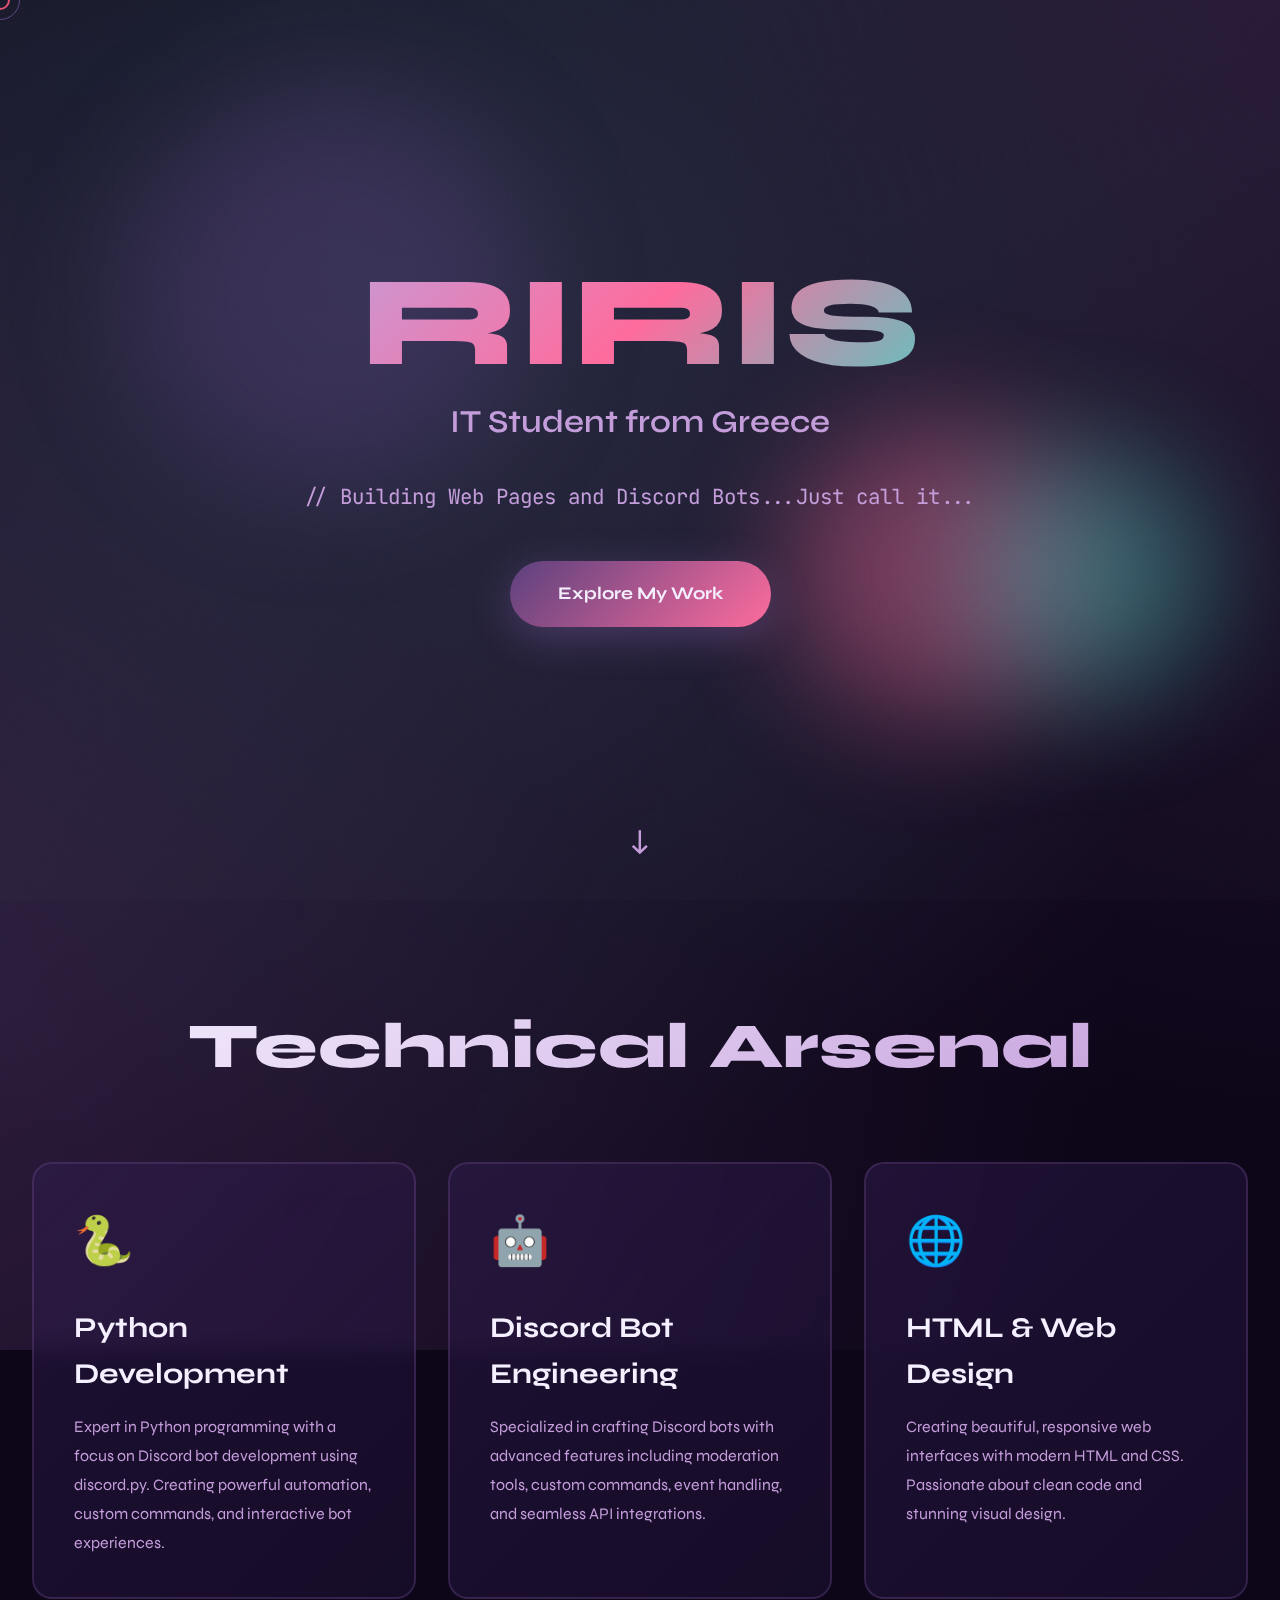
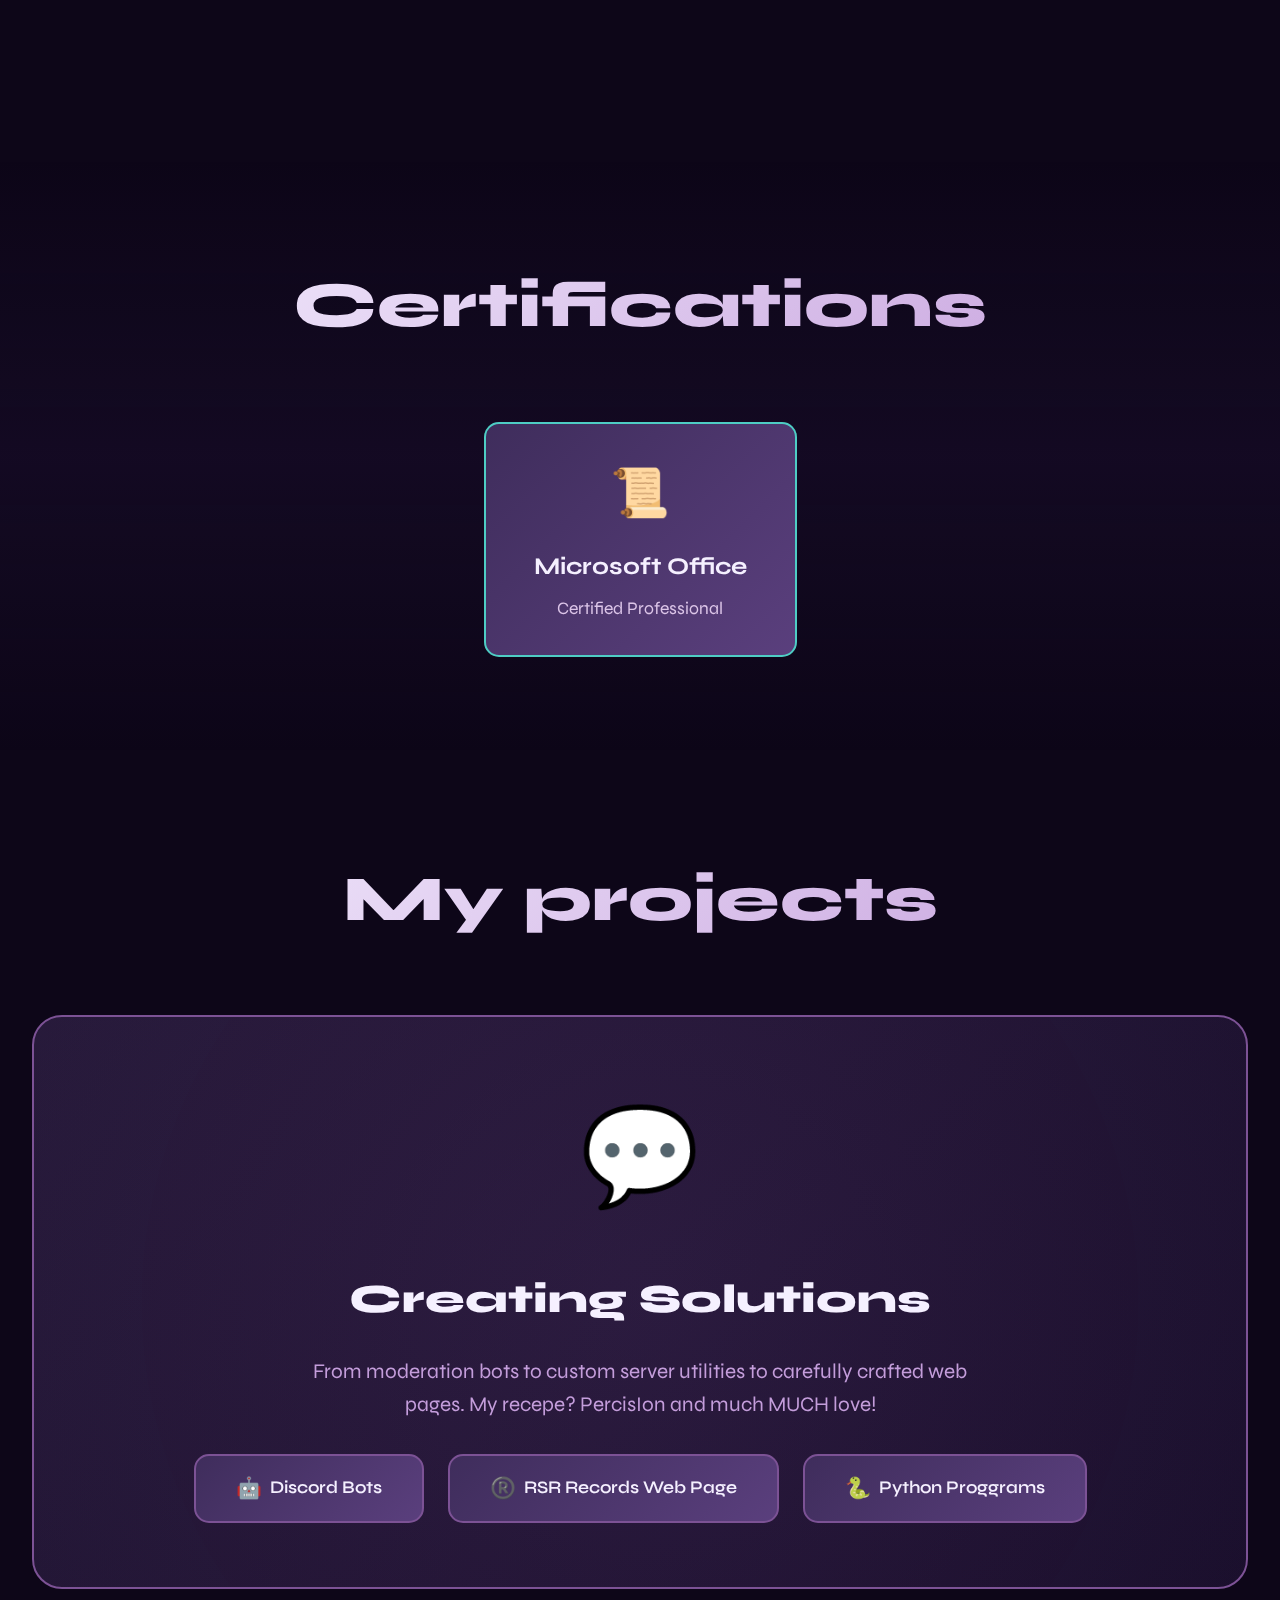
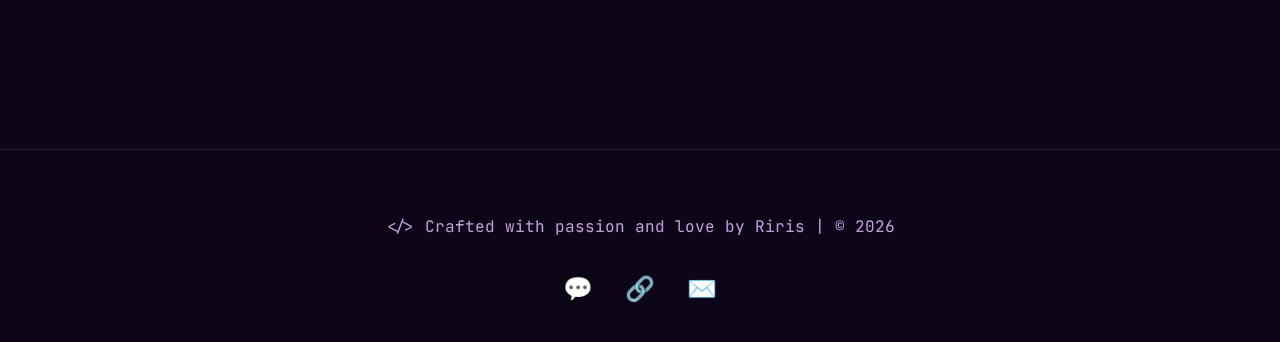
<file: Index.html>
<!DOCTYPE html>
<html lang="en">
<head>
    <meta charset="UTF-8">
    <meta name="viewport" content="width=device-width, initial-scale=1.0">
    <title>Riri's Portofolio </title>
    <link rel="preconnect" href="https://fonts.googleapis.com">
    <link rel="preconnect" href="https://fonts.gstatic.com" crossorigin>
    <link href="https://fonts.googleapis.com/css2?family=Syne:wght@400;600;700;800&family=JetBrains+Mono:wght@400;500&display=swap" rel="stylesheet">
    <link rel="stylesheet" href="styles.css">
</head>
<body>
    <!-- Custom cursor -->
    <div class="cursor"></div>
    <div class="cursor-follower"></div>

    <!-- Hero Section -->
    <section class="hero">
        <div class="orb orb-1"></div>
        <div class="orb orb-2"></div>
        <div class="orb orb-3"></div>
        
        <div class="hero-content">
            <h1>RIRIS</h1>
            <p class="tagline">IT Student from Greece</p>
            <p class="subtitle">// Building Web Pages and Discord Bots...Just call it...</p>
            <a href="#skills" class="cta-button">Explore My Work</a>
        </div>  
        
        <div class="scroll-indicator"></div>
    </section>

    <!-- Skills Section -->
    <section id="skills" class="skills-section">
        <div class="container">
            <h2 class="section-title">Technical Arsenal</h2>
            <div class="skills-grid">
                <div class="skill-card">
                    <div class="skill-icon">🐍</div>
                    <h3>Python Development</h3>
                    <p>Expert in Python programming with a focus on Discord bot development using discord.py. Creating powerful automation, custom commands, and interactive bot experiences.</p>
                </div>
                
                <div class="skill-card">
                    <div class="skill-icon">🤖</div>
                    <h3>Discord Bot Engineering</h3>
                    <p>Specialized in crafting Discord bots with advanced features including moderation tools, custom commands, event handling, and seamless API integrations.</p>
                </div>
                
                <div class="skill-card">
                    <div class="skill-icon">🌐</div>
                    <h3>HTML & Web Design</h3>
                    <p>Creating beautiful, responsive web interfaces with modern HTML and CSS. Passionate about clean code and stunning visual design.</p>
                </div>
            </div>
        </div>
    </section>

    <!-- Certificates Section -->
    <section class="certificates-section">
        <div class="container">
            <h2 class="section-title">Certifications</h2>
            <div class="cert-container">
                <div class="cert-badge">
                    <div class="cert-icon">📜</div>
                    <h4>Microsoft Office</h4>
                    <p>Certified Professional</p>
                </div>
            </div>
        </div>
    </section>

    <!-- Projects Section -->
    <section class="projects-section">
        <div class="container">
            <h2 class="section-title">My projects</h2>
            <div class="project-showcase">
                <div class="discord-icon">💬</div>
                <h3>Creating Solutions</h3>
                <p>From moderation bots to custom server utilities to carefully crafted web pages. My recepe? PercisIon and much MUCH love!</p>
                <div class="project-buttons">
                    <a href="Bots.html" class="project-btn">
                        <span class="btn-icon">🤖</span>
                        <span>Discord Bots</span>
                    </a>

                    <a href="https://mrthodoras.github.io/Real-Shii/RealShii.html" target="_blank" class="project-btn">
                        <span class="btn-icon">®️</span>
                        <span>RSR Records Web Page</span>
                    </a>
                
                    <a href="python.html" target="blank" class="project-btn">
                        <span class="btn-icon">🐍</span>
                        <span>Python Proggrams</span>
                    </a>
                </div>
            </div>
        </div>
    </section>

    <!-- Footer -->
    <footer>
        <div class="container">
            <p>&lt;/&gt; Crafted with passion and love by Riris | © 2026</p>
            <div class="social-links">
                <a href="https://discord.com/users/839927055838740551" target="_blank" class="social-link" title="Discord">💬</a>
                <a href="https://github.com/MrThodoras" target="_blank" class="social-link" title="GitHub">🔗</a>
                <a href="mailto:thodorisifan@gmail.com" class="social-link" title="Email">✉️</a>
            </div>
        </div>
    </footer>

    <script>
        // Custom cursor with smooth animation
        const cursor = document.querySelector('.cursor');
        const cursorFollower = document.querySelector('.cursor-follower');
        
        let mouseX = 0, mouseY = 0;
        let cursorX = 0, cursorY = 0;
        let followerX = 0, followerY = 0;

        document.addEventListener('mousemove', (e) => {
            mouseX = e.clientX;
            mouseY = e.clientY;
        });

        // Smooth cursor animation
        function animateCursor() {
            // Faster lerp for main cursor (0.3 = 30% interpolation per frame)
            cursorX += (mouseX - cursorX) * 0.3;
            cursorY += (mouseY - cursorY) * 0.3;
            
            // Slower lerp for follower (0.15 = 15% interpolation per frame)
            followerX += (mouseX - followerX) * 0.15;
            followerY += (mouseY - followerY) * 0.15;
            
            cursor.style.transform = `translate(${cursorX - 10}px, ${cursorY - 10}px)`;
            cursorFollower.style.transform = `translate(${followerX - 20}px, ${followerY - 20}px)`;
            
            requestAnimationFrame(animateCursor);
        }
        
        animateCursor();

        // Smooth scroll
        document.querySelectorAll('a[href^="#"]').forEach(anchor => {
            anchor.addEventListener('click', function (e) {
                e.preventDefault();
                const target = document.querySelector(this.getAttribute('href'));
                if (target) {
                    target.scrollIntoView({
                        behavior: 'smooth',
                        block: 'start'
                    });
                }
            });
        });

        // Scroll animations
        const observerOptions = {
            threshold: 0.1,
            rootMargin: '0px 0px -100px 0px'
        };

        const observer = new IntersectionObserver((entries) => {
            entries.forEach(entry => {
                if (entry.isIntersecting) {
                    entry.target.style.animation = 'fadeInUp 1s ease-out forwards';
                }
            });
        }, observerOptions);

        document.querySelectorAll('.skill-card, .cert-badge, .project-showcase').forEach(el => {
            observer.observe(el);
        });

        // Parallax effect for orbs
        document.addEventListener('mousemove', (e) => {
            const orbs = document.querySelectorAll('.orb');
            const x = e.clientX / window.innerWidth;
            const y = e.clientY / window.innerHeight;

            orbs.forEach((orb, index) => {
                const speed = (index + 1) * 20;
                orb.style.transform = `translate(${x * speed}px, ${y * speed}px)`;
            });
        });
    </script>
</body>
</html>
</file>
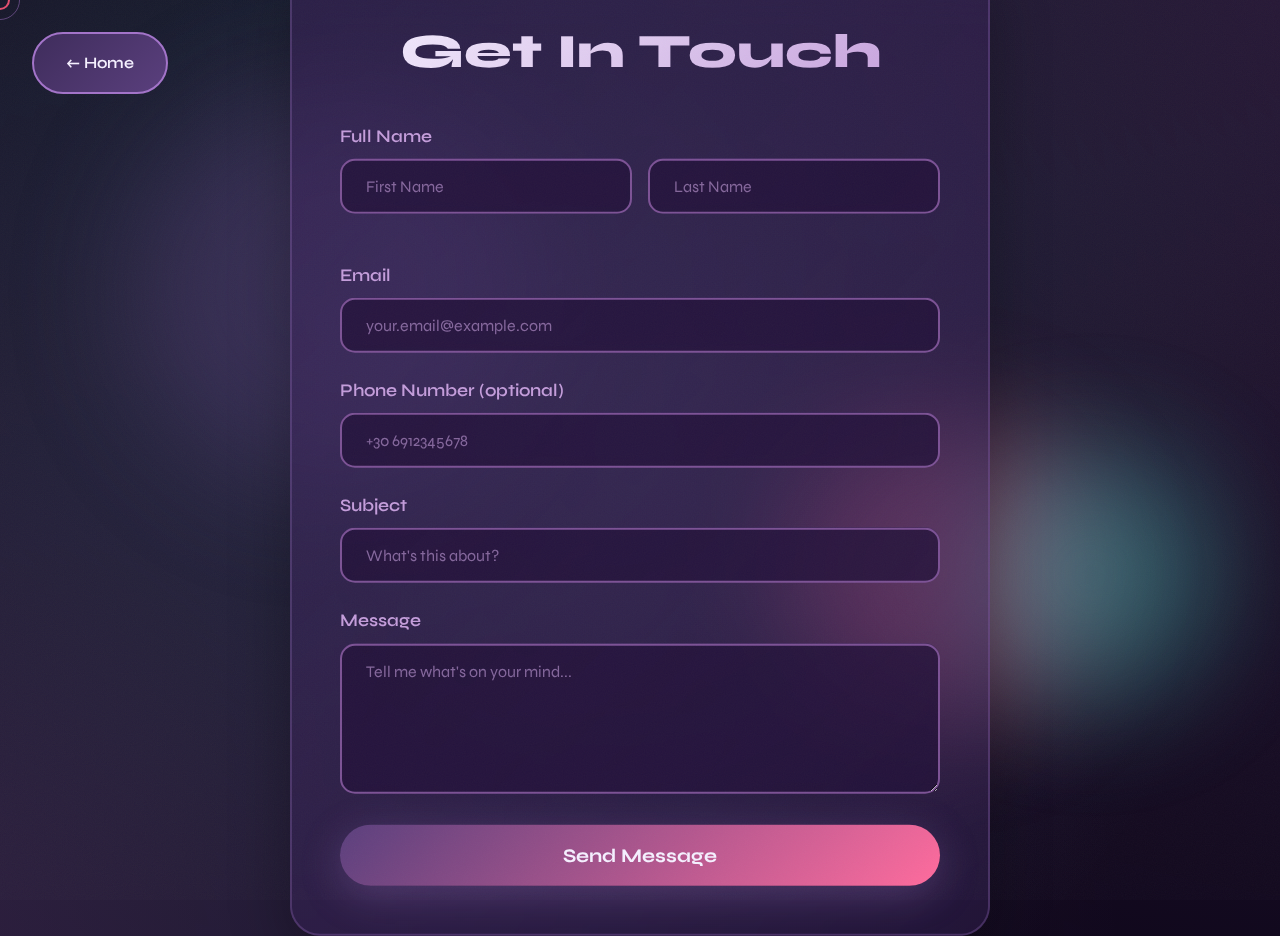
<file: contact.html>
<!DOCTYPE html>
<html lang="en">
<head>
    <meta charset="UTF-8">
    <meta name="viewport" content="width=1400, initial-scale=0.4, minimum-scale=0.1, maximum-scale=5.0, user-scalable=yes">
    <title>Contact - Riris Portfolio</title>
    <link rel="preconnect" href="https://fonts.googleapis.com">
    <link rel="preconnect" href="https://fonts.gstatic.com" crossorigin>
    <link href="https://fonts.googleapis.com/css2?family=Syne:wght@400;600;700;800&family=JetBrains+Mono:wght@400;500&display=swap" rel="stylesheet">
    <style>
        :root {
            --purple-900: #1a0b2e;
            --purple-800: #2d1b4e;
            --purple-700: #3f2d5c;
            --purple-600: #5a3f7d;
            --purple-500: #7c5295;
            --purple-400: #a374c9;
            --purple-300: #c49ddb;
            --purple-200: #dcc5e8;
            --accent-pink: #ff6b9d;
            --accent-cyan: #4ecdc4;
            --accent-lime: #a8ff3e;
            --bg-dark: #0d0618;
            --text-primary: #f5f0ff;
            --text-secondary: #c49ddb;
        }

        * {
            margin: 0;
            padding: 0;
            box-sizing: border-box;
        }

        body {
            font-family: 'Syne', sans-serif;
            background: var(--bg-dark);
            color: var(--text-primary);
            line-height: 1.6;
            min-height: 100vh;
            position: relative;
        }

        /* Animated gradient background */
        body::before {
            content: '';
            position: fixed;
            top: -50%;
            left: -50%;
            width: 200%;
            height: 200%;
            background: 
                radial-gradient(circle at 20% 80%, rgba(122, 82, 149, 0.3) 0%, transparent 50%),
                radial-gradient(circle at 80% 20%, rgba(163, 116, 201, 0.2) 0%, transparent 50%),
                radial-gradient(circle at 40% 40%, rgba(78, 205, 196, 0.15) 0%, transparent 50%);
            animation: gradientShift 20s ease infinite;
            z-index: -1;
        }

        @keyframes gradientShift {
            0%, 100% { transform: translate(0, 0) rotate(0deg); }
            33% { transform: translate(-5%, 5%) rotate(120deg); }
            66% { transform: translate(5%, -5%) rotate(240deg); }
        }

        /* Noise texture overlay */
        body::after {
            content: '';
            position: fixed;
            top: 0;
            left: 0;
            width: 100%;
            height: 100%;
            background-image: url("data:image/svg+xml,%3Csvg xmlns='http://www.w3.org/2000/svg' width='400' height='400'%3E%3Cfilter id='noise'%3E%3CfeTurbulence type='fractalNoise' baseFrequency='0.9' numOctaves='4' stitchTiles='stitch'/%3E%3C/filter%3E%3Crect width='100%25' height='100%25' filter='url(%23noise)' opacity='0.03'/%3E%3C/svg%3E");
            pointer-events: none;
            z-index: 100;
        }

        /* Glowing orbs */
        .orb {
            position: fixed;
            border-radius: 50%;
            filter: blur(60px);
            opacity: 0.4;
            animation: float 8s ease-in-out infinite;
            pointer-events: none;
        }

        .orb-1 {
            width: 400px;
            height: 400px;
            background: var(--purple-600);
            top: 10%;
            left: 10%;
            animation-delay: 0s;
        }

        .orb-2 {
            width: 300px;
            height: 300px;
            background: var(--accent-pink);
            bottom: 20%;
            right: 15%;
            animation-delay: 2s;
        }

        .orb-3 {
            width: 250px;
            height: 250px;
            background: var(--accent-cyan);
            top: 50%;
            right: 5%;
            animation-delay: 4s;
        }

        @keyframes float {
            0%, 100% { transform: translate(0, 0) scale(1); }
            33% { transform: translate(30px, -30px) scale(1.1); }
            66% { transform: translate(-20px, 20px) scale(0.9); }
        }

        /* Home Button */
        .home-button {
            position: fixed;
            top: 32px;
            left: 32px;
            padding: 16px 32px;
            background: linear-gradient(135deg, var(--purple-700), var(--purple-600));
            color: var(--text-primary);
            text-decoration: none;
            font-weight: 600;
            font-size: 16px;
            border-radius: 50px;
            border: 2px solid var(--purple-400);
            transition: all 0.3s ease;
            z-index: 1000;
            backdrop-filter: blur(10px);
        }

        .home-button:hover {
            transform: translateY(-3px);
            border-color: var(--accent-cyan);
            box-shadow: 0 10px 30px rgba(78, 205, 196, 0.4);
            background: linear-gradient(135deg, var(--accent-cyan), var(--purple-600));
        }

        /* Container - Centered with absolute positioning */
        .container {
            position: absolute;
            top: 50%;
            left: 50%;
            transform: translate(-50%, -50%);
            width: 700px;
            z-index: 10;
        }

        /* Contact Form Section */
        .contact-form {
            background: linear-gradient(135deg, rgba(47, 27, 78, 0.6), rgba(45, 27, 78, 0.4));
            backdrop-filter: blur(10px);
            border: 2px solid rgba(163, 116, 201, 0.3);
            border-radius: 30px;
            padding: 48px;
            box-shadow: 0 20px 60px rgba(0, 0, 0, 0.3);
            position: relative;
            overflow: hidden;
        }

        .contact-form::before {
            content: '';
            position: absolute;
            top: -50%;
            left: -50%;
            width: 200%;
            height: 200%;
            background: radial-gradient(circle, rgba(163, 116, 201, 0.1) 0%, transparent 70%);
            animation: rotateGradient 10s linear infinite;
            pointer-events: none;
        }

        @keyframes rotateGradient {
            0% { transform: rotate(0deg); }
            100% { transform: rotate(360deg); }
        }

        .contact-form h2 {
            font-size: 48px;
            font-weight: 800;
            margin-bottom: 32px;
            text-align: center;
            background: linear-gradient(135deg, var(--text-primary), var(--purple-300));
            -webkit-background-clip: text;
            -webkit-text-fill-color: transparent;
            background-clip: text;
            position: relative;
            z-index: 1;
        }

        .contact-form form {
            position: relative;
            z-index: 1;
        }

        /* Form Labels */
        label, .name-title {
            display: block;
            margin-bottom: 8px;
            color: var(--purple-300);
            font-weight: 600;
            font-size: 17.6px;
        }

        .name-title {
            margin-top: 0;
        }

        /* Name Fields */
        .name-fields {
            display: grid;
            grid-template-columns: 1fr 1fr;
            gap: 16px;
            margin-bottom: 24px;
        }

        /* Form Inputs */
        input[type="text"],
        input[type="email"],
        textarea {
            width: 100%;
            padding: 16px 24px;
            background: rgba(26, 11, 46, 0.6);
            border: 2px solid var(--purple-500);
            border-radius: 15px;
            color: var(--text-primary);
            font-family: 'Syne', sans-serif;
            font-size: 16px;
            margin-bottom: 24px;
            transition: all 0.3s ease;
            backdrop-filter: blur(5px);
        }

        input[type="text"]::placeholder,
        input[type="email"]::placeholder,
        textarea::placeholder {
            color: var(--purple-300);
            opacity: 0.6;
        }

        input[type="text"]:focus,
        input[type="email"]:focus,
        textarea:focus {
            outline: none;
            border-color: var(--accent-cyan);
            box-shadow: 0 0 20px rgba(78, 205, 196, 0.3);
            background: rgba(26, 11, 46, 0.8);
        }

        textarea {
            resize: vertical;
            min-height: 150px;
        }

        /* Submit Button */
        button[type="submit"] {
            width: 100%;
            padding: 19.2px 32px;
            background: linear-gradient(135deg, var(--purple-600), var(--accent-pink));
            color: var(--text-primary);
            border: none;
            border-radius: 50px;
            font-family: 'Syne', sans-serif;
            font-weight: 700;
            font-size: 19.2px;
            cursor: pointer;
            transition: all 0.3s ease;
            position: relative;
            overflow: hidden;
            box-shadow: 0 10px 40px rgba(163, 116, 201, 0.3);
        }

        button[type="submit"]::before {
            content: '';
            position: absolute;
            top: 0;
            left: -100%;
            width: 100%;
            height: 100%;
            background: linear-gradient(90deg, transparent, rgba(255, 255, 255, 0.3), transparent);
            transition: left 0.5s;
        }

        button[type="submit"]:hover {
            transform: translateY(-3px);
            box-shadow: 0 15px 50px rgba(163, 116, 201, 0.5);
        }

        button[type="submit"]:hover::before {
            left: 100%;
        }

        button[type="submit"]:active {
            transform: translateY(-1px);
        }

        button[type="submit"]:disabled {
            background: linear-gradient(135deg, var(--purple-800), var(--purple-700));
            cursor: not-allowed;
            opacity: 0.6;
        }

        button[type="submit"]:disabled:hover {
            transform: none;
        }

        /* Status Message */
        .status-message {
            margin-top: 24px;
            padding: 16px;
            border-radius: 15px;
            text-align: center;
            font-weight: 600;
            display: none;
        }

        .status-message.success {
            background: rgba(168, 255, 62, 0.2);
            border: 2px solid var(--accent-lime);
            color: var(--accent-lime);
            display: block;
        }

        .status-message.error {
            background: rgba(255, 107, 157, 0.2);
            border: 2px solid var(--accent-pink);
            color: var(--accent-pink);
            display: block;
        }

        .status-message.cooldown {
            background: rgba(163, 116, 201, 0.2);
            border: 2px solid var(--purple-400);
            color: var(--purple-300);
            display: block;
        }

        /* Custom cursor effect (desktop only) */
        @media (pointer: fine) {
            * {
                cursor: none;
            }

            .cursor {
                width: 20px;
                height: 20px;
                border: 2px solid var(--accent-pink);
                border-radius: 50%;
                position: fixed;
                pointer-events: none;
                z-index: 9999;
                mix-blend-mode: difference;
                transition: all 0.2s ease;
                left: 0;
                top: 0;
            }

            .cursor-follower {
                width: 40px;
                height: 40px;
                border: 1px solid var(--purple-400);
                border-radius: 50%;
                position: fixed;
                pointer-events: none;
                z-index: 9998;
                opacity: 0.5;
                transition: all 0.15s ease;
                left: 0;
                top: 0;
            }
        }
    </style>
</head>
<body>
    <!-- Decorative orbs -->
    <div class="orb orb-1"></div>
    <div class="orb orb-2"></div>
    <div class="orb orb-3"></div>

    <!-- Custom cursor -->
    <div class="cursor"></div>
    <div class="cursor-follower"></div>

    <!-- Home Button -->
    <a href="index.html#projects" class="home-button">← Home</a>

    <!-- Contact Section -->
    <div class="container">
        <section id="contact" class="contact-form">
            <h2>Get In Touch</h2>
            <form id="contactForm" action="https://api.web3forms.com/submit" method="POST">
                <input type="hidden" name="access_key" value="78a7197b-3706-414a-b158-a8ee10fad1f3"> 
                <input type="checkbox" name="botcheck" style="display: none;" tabindex="-1" autocomplete="off">
                <input type="hidden" name="redirect" value="index.html">
                
                <div class="name-title">Full Name</div>
                <div class="name-fields">
                    <input type="text" id="first_name" name="first_name" placeholder="First Name" required>
                    <input type="text" id="last_name" name="last_name" placeholder="Last Name" required>
                </div>

                <label for="email">Email</label>
                <input type="email" id="email" name="email" placeholder="your.email@example.com" required>

                <label for="Phone">Phone Number (optional)</label>
                <input type="text" id="Phone" name="Phone" placeholder="+30 6912345678">

                <label for="subject">Subject</label>
                <input type="text" id="subject" name="subject" placeholder="What's this about?" required>

                <label for="message">Message</label>
                <textarea id="message" name="message" rows="6" placeholder="Tell me what's on your mind..." required></textarea>
                
                <button type="submit" id="submitBtn">Send Message</button>
                
                <div id="statusMessage" class="status-message"></div>
            </form>
        </section>
    </div>

    <script>
        // Custom cursor animation (desktop only)
        if (window.matchMedia("(pointer: fine)").matches) {
            const cursor = document.querySelector('.cursor');
            const cursorFollower = document.querySelector('.cursor-follower');
            
            let mouseX = 0, mouseY = 0;
            let cursorX = 0, cursorY = 0;
            let followerX = 0, followerY = 0;

            document.addEventListener('mousemove', (e) => {
                mouseX = e.clientX;
                mouseY = e.clientY;
            });

            function animateCursor() {
                cursorX += (mouseX - cursorX) * 0.3;
                cursorY += (mouseY - cursorY) * 0.3;
                
                followerX += (mouseX - followerX) * 0.15;
                followerY += (mouseY - followerY) * 0.15;
                
                cursor.style.transform = `translate(${cursorX - 10}px, ${cursorY - 10}px)`;
                cursorFollower.style.transform = `translate(${followerX - 20}px, ${followerY - 20}px)`;
                
                requestAnimationFrame(animateCursor);
            }
            
            animateCursor();

            // Enhanced hover detection for all interactive elements
            const interactiveElements = document.querySelectorAll('a, button, input, textarea, [type="submit"]');
            
            interactiveElements.forEach(element => {
                element.addEventListener('mouseenter', () => {
                    cursor.style.width = '40px';
                    cursor.style.height = '40px';
                    cursor.style.borderColor = 'var(--accent-cyan)';
                });
                
                element.addEventListener('mouseleave', () => {
                    cursor.style.width = '20px';
                    cursor.style.height = '20px';
                    cursor.style.borderColor = 'var(--accent-pink)';
                });
            });
        }

        // Form submission with 24-hour rate limiting
        const form = document.getElementById('contactForm');
        const submitBtn = document.getElementById('submitBtn');
        const statusMessage = document.getElementById('statusMessage');

        // Check if user can submit
        function canSubmit() {
            const lastSubmission = localStorage.getItem('lastContactSubmission');
            if (!lastSubmission) return true;

            const lastSubmissionTime = parseInt(lastSubmission);
            const currentTime = Date.now();
            const hoursPassed = (currentTime - lastSubmissionTime) / (1000 * 60 * 60);

            return hoursPassed >= 24;
        }

        // Get remaining time
        function getRemainingTime() {
            const lastSubmission = localStorage.getItem('lastContactSubmission');
            if (!lastSubmission) return null;

            const lastSubmissionTime = parseInt(lastSubmission);
            const currentTime = Date.now();
            const hoursRemaining = 24 - ((currentTime - lastSubmissionTime) / (1000 * 60 * 60));
            
            if (hoursRemaining <= 0) return null;
            
            const hours = Math.floor(hoursRemaining);
            const minutes = Math.floor((hoursRemaining - hours) * 60);
            
            return { hours, minutes };
        }

        // Show status message
        function showStatus(message, type) {
            statusMessage.textContent = message;
            statusMessage.className = `status-message ${type}`;
            setTimeout(() => {
                statusMessage.className = 'status-message';
            }, 5000);
        }

        // Check on page load
        window.addEventListener('load', () => {
            const remaining = getRemainingTime();
            if (remaining) {
                submitBtn.disabled = true;
                submitBtn.textContent = `Wait ${remaining.hours}h ${remaining.minutes}m`;
                showStatus(`You can submit again in ${remaining.hours} hours and ${remaining.minutes} minutes`, 'cooldown');
                
                // Update countdown every minute
                const countdownInterval = setInterval(() => {
                    const newRemaining = getRemainingTime();
                    if (!newRemaining) {
                        submitBtn.disabled = false;
                        submitBtn.textContent = 'Send Message';
                        statusMessage.className = 'status-message';
                        clearInterval(countdownInterval);
                    } else {
                        submitBtn.textContent = `Wait ${newRemaining.hours}h ${newRemaining.minutes}m`;
                    }
                }, 60000); // Update every minute
            }
        });

        // Handle form submission
        form.addEventListener('submit', async (e) => {
            e.preventDefault();

            // Check rate limit
            if (!canSubmit()) {
                const remaining = getRemainingTime();
                showStatus(`Please wait ${remaining.hours} hours and ${remaining.minutes} minutes before submitting again`, 'error');
                return;
            }

            // Disable submit button
            submitBtn.disabled = true;
            submitBtn.textContent = 'Sending...';

            try {
                const formData = new FormData(form);
                const response = await fetch('https://api.web3forms.com/submit', {
                    method: 'POST',
                    body: formData
                });

                const data = await response.json();

                if (data.success) {
                    // Store submission timestamp
                    localStorage.setItem('lastContactSubmission', Date.now().toString());
                    
                    showStatus('Message sent successfully! 🎉', 'success');
                    form.reset();
                    
                    // Set 24-hour cooldown
                    submitBtn.textContent = 'Wait 24h 0m';
                    
                    // Redirect after 2 seconds
                    setTimeout(() => {
                        window.location.href = 'index.html';
                    }, 2000);
                } else {
                    throw new Error('Submission failed');
                }
            } catch (error) {
                showStatus('Oops! Something went wrong. Please try again.', 'error');
                submitBtn.disabled = false;
                submitBtn.textContent = 'Send Message';
            }
        });
    </script>
</body>
</html>
</file>
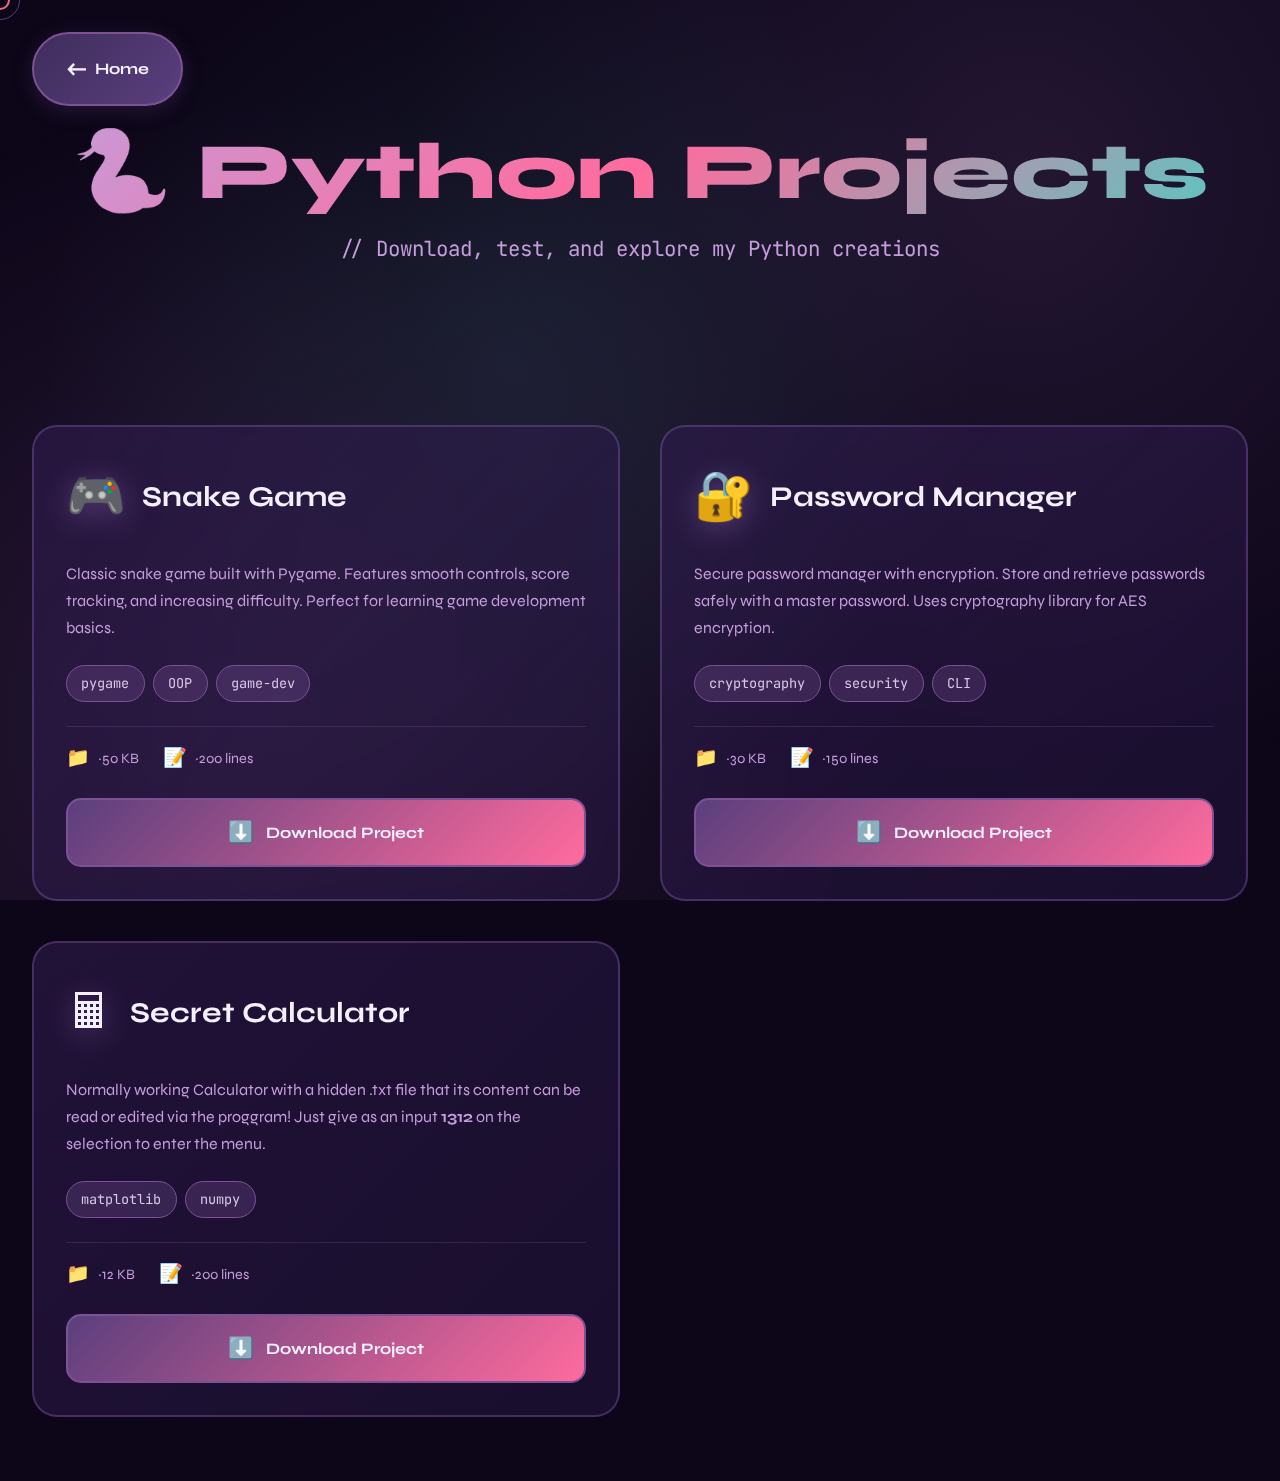
<file: python.html>
<!DOCTYPE html>
<html lang="en">
<head>
    <meta charset="UTF-8">
    <meta name="viewport" content="width=device-width, initial-scale=1.0">
    <title>Python Projects - Riris</title>
    <link rel="preconnect" href="https://fonts.googleapis.com">
    <link rel="preconnect" href="https://fonts.gstatic.com" crossorigin>
    <link href="https://fonts.googleapis.com/css2?family=Syne:wght@400;600;700;800&family=JetBrains+Mono:wght@400;500&display=swap" rel="stylesheet">
    <style>
        :root {
            --purple-900: #1a0b2e;
            --purple-800: #2d1b4e;
            --purple-700: #3f2d5c;
            --purple-600: #5a3f7d;
            --purple-500: #7c5295;
            --purple-400: #a374c9;
            --purple-300: #c49ddb;
            --purple-200: #dcc5e8;
            --accent-pink: #ff6b9d;
            --accent-cyan: #4ecdc4;
            --accent-lime: #a8ff3e;
            --bg-dark: #0d0618;
            --text-primary: #f5f0ff;
            --text-secondary: #c49ddb;
        }

        * {
            margin: 0;
            padding: 0;
            box-sizing: border-box;
        }

        body {
            font-family: 'Syne', sans-serif;
            background: var(--bg-dark);
            color: var(--text-primary);
            overflow-x: hidden;
            line-height: 1.6;
            min-height: 100vh;
        }

        /* Static gradient background */
        body::before {
            content: '';
            position: fixed;
            top: 0;
            left: 0;
            width: 100%;
            height: 100%;
            background: 
                radial-gradient(circle at 20% 80%, rgba(122, 82, 149, 0.25) 0%, transparent 50%),
                radial-gradient(circle at 80% 20%, rgba(163, 116, 201, 0.15) 0%, transparent 50%),
                radial-gradient(circle at 40% 40%, rgba(78, 205, 196, 0.1) 0%, transparent 50%);
            z-index: -1;
        }

        /* Lighter noise texture */
        body::after {
            content: '';
            position: fixed;
            top: 0;
            left: 0;
            width: 100%;
            height: 100%;
            background-image: url("data:image/svg+xml,%3Csvg xmlns='http://www.w3.org/2000/svg' width='200' height='200'%3E%3Cfilter id='noise'%3E%3CfeTurbulance type='fractalNoise' baseFrequency='0.8' numOctaves='2' stitchTiles='stitch'/%3E%3C/filter%3E%3Crect width='100%25' height='100%25' filter='url(%23noise)' opacity='0.02'/%3E%3C/svg%3E");
            pointer-events: none;
            z-index: 100;
            opacity: 0.6;
        }

        .container {
            max-width: 1400px;
            margin: 0 auto;
            padding: 0 2rem;
        }

        /* Home Button */
        .home-button {
            position: fixed;
            top: 2rem;
            left: 2rem;
            z-index: 1000;
            padding: 1rem 2rem;
            background: linear-gradient(135deg, var(--purple-700), var(--purple-600));
            color: var(--text-primary);
            text-decoration: none;
            font-weight: 700;
            font-size: 1rem;
            border-radius: 50px;
            border: 2px solid var(--purple-500);
            display: flex;
            align-items: center;
            gap: 0.5rem;
            transition: all 0.15s ease;
            box-shadow: 0 5px 20px rgba(90, 63, 125, 0.3);
            will-change: transform;
        }

        .home-button:hover {
            transform: translateX(-5px);
            border-color: var(--accent-cyan);
            box-shadow: 0 8px 30px rgba(78, 205, 196, 0.4);
        }

        .home-button::before {
            content: '←';
            font-size: 1.5rem;
            transition: transform 0.15s ease;
        }

        .home-button:hover::before {
            transform: translateX(-5px);
        }

        /* Hero Section */
        .hero {
            padding: 8rem 0 4rem;
            text-align: center;
        }

        .hero-content h1 {
            font-size: clamp(2.5rem, 8vw, 5rem);
            font-weight: 800;
            line-height: 1.1;
            margin-bottom: 1rem;
            background: linear-gradient(135deg, var(--purple-300), var(--accent-pink), var(--accent-cyan));
            -webkit-background-clip: text;
            -webkit-text-fill-color: transparent;
            background-clip: text;
            animation: fadeInDown 0.6s ease-out;
        }

        .hero-subtitle {
            font-size: clamp(1rem, 2vw, 1.3rem);
            color: var(--text-secondary);
            font-family: 'JetBrains Mono', monospace;
            margin-bottom: 2rem;
        }

        @keyframes fadeInDown {
            from {
                opacity: 0;
                transform: translateY(-20px);
            }
            to {
                opacity: 1;
                transform: translateY(0);
            }
        }

        /* Projects Grid */
        .projects-grid {
            display: grid;
            grid-template-columns: repeat(auto-fit, minmax(380px, 1fr));
            gap: 2.5rem;
            padding: 4rem 0;
            animation: fadeInUp 0.6s ease-out;
        }

        @keyframes fadeInUp {
            from {
                opacity: 0;
                transform: translateY(20px);
            }
            to {
                opacity: 1;
                transform: translateY(0);
            }
        }

        /* Project Card */
        .project-card {
            background: linear-gradient(135deg, rgba(47, 27, 78, 0.6), rgba(45, 27, 78, 0.4));
            backdrop-filter: blur(10px);
            border: 2px solid rgba(163, 116, 201, 0.3);
            border-radius: 25px;
            padding: 2rem;
            transition: all 0.2s ease;
            position: relative;
            overflow: hidden;
            will-change: transform;
        }

        .project-card::before {
            content: '';
            position: absolute;
            top: 0;
            left: 0;
            width: 100%;
            height: 100%;
            background: linear-gradient(135deg, rgba(163, 116, 201, 0.1), transparent);
            opacity: 0;
            transition: opacity 0.2s ease;
        }

        .project-card:hover {
            transform: translateY(-8px);
            border-color: var(--accent-pink);
            box-shadow: 0 15px 40px rgba(255, 107, 157, 0.3);
        }

        .project-card:hover::before {
            opacity: 1;
        }

        /* Project Header */
        .project-header {
            display: flex;
            align-items: center;
            gap: 1rem;
            margin-bottom: 1.5rem;
        }

        .project-icon {
            font-size: 3rem;
            filter: drop-shadow(0 5px 15px rgba(163, 116, 201, 0.4));
        }

        .project-title {
            font-size: 1.8rem;
            font-weight: 700;
            color: var(--text-primary);
        }

        /* Project Description */
        .project-description {
            color: var(--text-secondary);
            margin-bottom: 1.5rem;
            line-height: 1.7;
        }

        /* Tech Tags */
        .tech-tags {
            display: flex;
            flex-wrap: wrap;
            gap: 0.5rem;
            margin-bottom: 1.5rem;
        }

        .tech-tag {
            background: rgba(163, 116, 201, 0.2);
            border: 1px solid var(--purple-500);
            padding: 0.4rem 0.9rem;
            border-radius: 20px;
            font-size: 0.85rem;
            font-family: 'JetBrains Mono', monospace;
            color: var(--purple-200);
        }

        /* Project Stats */
        .project-stats {
            display: flex;
            gap: 1.5rem;
            margin-bottom: 1.5rem;
            padding-top: 1rem;
            border-top: 1px solid rgba(163, 116, 201, 0.2);
        }

        .stat {
            display: flex;
            align-items: center;
            gap: 0.5rem;
            font-size: 0.9rem;
            color: var(--text-secondary);
        }

        .stat-icon {
            font-size: 1.2rem;
        }

        /* Download Button */
        .download-btn {
            width: 100%;
            padding: 1rem 2rem;
            background: linear-gradient(135deg, var(--purple-600), var(--accent-pink));
            color: var(--text-primary);
            border: 2px solid var(--purple-500);
            border-radius: 15px;
            font-weight: 700;
            font-size: 1rem;
            cursor: pointer;
            transition: all 0.15s ease;
            display: flex;
            align-items: center;
            justify-content: center;
            gap: 0.7rem;
            text-decoration: none;
            position: relative;
            overflow: hidden;
            will-change: transform;
        }

        .download-btn::before {
            content: '';
            position: absolute;
            top: 0;
            left: -100%;
            width: 100%;
            height: 100%;
            background: linear-gradient(90deg, transparent, rgba(255, 255, 255, 0.2), transparent);
            transition: left 0.4s;
        }

        .download-btn:hover::before {
            left: 100%;
        }

        .download-btn:hover {
            transform: translateY(-3px);
            border-color: var(--accent-cyan);
            box-shadow: 0 10px 30px rgba(255, 107, 157, 0.5);
        }

        .download-btn:active {
            transform: translateY(-1px);
        }

        .download-icon {
            font-size: 1.3rem;
        }

        /* Responsive */
        @media (max-width: 768px) {
            .projects-grid {
                grid-template-columns: 1fr;
                gap: 2rem;
            }

            .home-button {
                top: 1rem;
                left: 1rem;
                padding: 0.8rem 1.5rem;
                font-size: 0.9rem;
            }

            .hero {
                padding: 6rem 0 2rem;
            }

            .project-stats {
                flex-direction: column;
                gap: 0.8rem;
            }
        }

        /* Custom cursor effect */
        @media (pointer: fine) {
            * {
                cursor: none;
            }

            button, a, input[type="button"], input[type="submit"] {
                cursor: pointer !important;
            }

            .cursor {
                width: 20px;
                height: 20px;
                border: 2px solid var(--accent-pink);
                border-radius: 50%;
                position: fixed;
                pointer-events: none;
                z-index: 9999;
                mix-blend-mode: difference;
            }

            .cursor-follower {
                width: 40px;
                height: 40px;
                border: 1px solid var(--purple-400);
                border-radius: 50%;
                position: fixed;
                pointer-events: none;
                z-index: 9998;
                opacity: 0.5;
            }
        }
    </style>
</head>
<body>
    <!-- Custom cursor -->
    <div class="cursor"></div>
    <div class="cursor-follower"></div>

    <!-- Home Button -->
    <a href="index.html#projects" class="home-button">Home</a>

    <!-- Hero Section -->
    <section class="hero">
        <div class="hero-content">
            <h1>🐍 Python Projects</h1>
            <p class="hero-subtitle">// Download, test, and explore my Python creations</p>
        </div>
    </section>

    <!-- Projects Grid -->
    <section class="container">
        <div class="projects-grid">
            <!-- Project Card 1 -->
            <div class="project-card">
                <div class="project-header">
                    <div class="project-icon">🎮</div>
                    <h2 class="project-title">Snake Game</h2>
                </div>
                <p class="project-description">
                    Classic snake game built with Pygame. Features smooth controls, score tracking, and increasing difficulty. Perfect for learning game development basics.
                </p>
                <div class="tech-tags">
                    <span class="tech-tag">pygame</span>
                    <span class="tech-tag">OOP</span>
                    <span class="tech-tag">game-dev</span>
                </div>
                <div class="project-stats">
                    <div class="stat">
                        <span class="stat-icon">📁</span>
                        <span>~50 KB</span>
                    </div>
                    <div class="stat">
                        <span class="stat-icon">📝</span>
                        <span>~200 lines</span>
                    </div>
                </div>
                <a href="path/to/snake-game.zip" class="download-btn" download>
                    <span class="download-icon">⬇️</span>
                    <span>Download Project</span>
                </a>
            </div>

            <!-- Project Card 2 -->
            <div class="project-card">
                <div class="project-header">
                    <div class="project-icon">🔐</div>
                    <h2 class="project-title">Password Manager</h2>
                </div>
                <p class="project-description">
                    Secure password manager with encryption. Store and retrieve passwords safely with a master password. Uses cryptography library for AES encryption.
                </p>
                <div class="tech-tags">
                    <span class="tech-tag">cryptography</span>
                    <span class="tech-tag">security</span>
                    <span class="tech-tag">CLI</span>
                </div>
                <div class="project-stats">
                    <div class="stat">
                        <span class="stat-icon">📁</span>
                        <span>~30 KB</span>
                    </div>
                    <div class="stat">
                        <span class="stat-icon">📝</span>
                        <span>~150 lines</span>
                    </div>
                </div>
                <a href="path/to/password-manager.zip" class="download-btn" download>
                    <span class="download-icon">⬇️</span>
                    <span>Download Project</span>
                </a>
            </div>

            <!-- Project Card 3 -->
            <div class="project-card">
                <div class="project-header">
                    <div class="project-icon">🖩</div>
                    <h2 class="project-title">Secret Calculator</h2>
                </div>
                <p class="project-description">
                    Normally working Calculator with a hidden .txt file that its content can be read or edited via the proggram! Just give as an input <b>1312</b> on the selection to enter the menu.
                </p>
                <div class="tech-tags">
                    <span class="tech-tag">matplotlib</span>
                    <span class="tech-tag">numpy</span>
                </div>
                <div class="project-stats">
                    <div class="stat">
                        <span class="stat-icon">📁</span>
                        <span>~12 KB</span>
                    </div>
                    <div class="stat">
                        <span class="stat-icon">📝</span>
                        <span>~200 lines</span>
                    </div>
                </div>
                <a href="Projects/Python/Scalc.zip" class="download-btn" download>
                    <span class="download-icon">⬇️</span>
                    <span>Download Project</span>
                </a>
            </div>

            </div>
        </div>
    </section>

    <script>
        // Custom cursor with smooth animation
        const cursor = document.querySelector('.cursor');
        const cursorFollower = document.querySelector('.cursor-follower');
        
        let mouseX = 0, mouseY = 0;
        let cursorX = 0, cursorY = 0;
        let followerX = 0, followerY = 0;

        document.addEventListener('mousemove', (e) => {
            mouseX = e.clientX;
            mouseY = e.clientY;
        });

        function animateCursor() {
            cursorX += (mouseX - cursorX) * 0.5;
            cursorY += (mouseY - cursorY) * 0.5;
            
            followerX += (mouseX - followerX) * 0.25;
            followerY += (mouseY - followerY) * 0.25;
            
            cursor.style.transform = `translate3d(${cursorX - 10}px, ${cursorY - 10}px, 0)`;
            cursorFollower.style.transform = `translate3d(${followerX - 20}px, ${followerY - 20}px, 0)`;
            
            requestAnimationFrame(animateCursor);
        }
        
        animateCursor();
    </script>
</body>

</html>
</file>
<file: styles.css>
:root {
            --purple-900: #1a0b2e;
            --purple-800: #2d1b4e;
            --purple-700: #3f2d5c;
            --purple-600: #5a3f7d;
            --purple-500: #7c5295;
            --purple-400: #a374c9;
            --purple-300: #c49ddb;
            --purple-200: #dcc5e8;
            --accent-pink: #ff6b9d;
            --accent-cyan: #4ecdc4;
            --accent-lime: #a8ff3e;
            --bg-dark: #0d0618;
            --text-primary: #f5f0ff;
            --text-secondary: #c49ddb;
        }

        * {
            margin: 0;
            padding: 0;
            box-sizing: border-box;
        }

        body {
            font-family: 'Syne', sans-serif;
            background: var(--bg-dark);
            color: var(--text-primary);
            overflow-x: hidden;
            line-height: 1.6;
        }

        /* Animated gradient background */
        body::before {
            content: '';
            position: fixed;
            top: -50%;
            left: -50%;
            width: 200%;
            height: 200%;
            background: 
                radial-gradient(circle at 20% 80%, rgba(122, 82, 149, 0.3) 0%, transparent 50%),
                radial-gradient(circle at 80% 20%, rgba(163, 116, 201, 0.2) 0%, transparent 50%),
                radial-gradient(circle at 40% 40%, rgba(78, 205, 196, 0.15) 0%, transparent 50%);
            animation: gradientShift 20s ease infinite;
            z-index: -1;
        }

        @keyframes gradientShift {
            0%, 100% { transform: translate(0, 0) rotate(0deg); }
            33% { transform: translate(-5%, 5%) rotate(120deg); }
            66% { transform: translate(5%, -5%) rotate(240deg); }
        }

        /* Noise texture overlay */
        body::after {
            content: '';
            position: fixed;
            top: 0;
            left: 0;
            width: 100%;
            height: 100%;
            background-image: url("data:image/svg+xml,%3Csvg xmlns='http://www.w3.org/2000/svg' width='400' height='400'%3E%3Cfilter id='noise'%3E%3CfeTurbulence type='fractalNoise' baseFrequency='0.9' numOctaves='4' stitchTiles='stitch'/%3E%3C/filter%3E%3Crect width='100%25' height='100%25' filter='url(%23noise)' opacity='0.03'/%3E%3C/svg%3E");
            pointer-events: none;
            z-index: 100;
        }

        .container {
            max-width: 1400px;
            margin: 0 auto;
            padding: 0 2rem;
        }

        /* Hero Section */
        .hero {
            min-height: 100vh;
            display: flex;
            align-items: center;
            justify-content: center;
            position: relative;
            overflow: hidden;
        }

        .hero-content {
            text-align: center;
            z-index: 2;
            animation: fadeInUp 1s ease-out;
        }

        @keyframes fadeInUp {
            from {
                opacity: 0;
                transform: translateY(30px);
            }
            to {
                opacity: 1;
                transform: translateY(0);
            }
        }

        .hero h1 {
            font-size: clamp(3rem, 10vw, 8rem);
            font-weight: 800;
            line-height: 0.9;
            margin-bottom: 1rem;
            background: linear-gradient(135deg, var(--purple-300), var(--accent-pink), var(--accent-cyan));
            -webkit-background-clip: text;
            -webkit-text-fill-color: transparent;
            background-clip: text;
            animation: fadeInUp 1s ease-out 0.2s both;
        }

        .hero .tagline {
            font-size: clamp(1.2rem, 3vw, 2rem);
            color: var(--text-secondary);
            margin-bottom: 2rem;
            font-weight: 600;
            animation: fadeInUp 1s ease-out 0.4s both;
        }

        .hero .subtitle {
            font-size: clamp(1rem, 2vw, 1.3rem);
            color: var(--purple-300);
            margin-bottom: 3rem;
            font-family: 'JetBrains Mono', monospace;
            animation: fadeInUp 1s ease-out 0.6s both;
        }

        /* Glowing orb decorations */
        .orb {
            position: absolute;
            border-radius: 50%;
            filter: blur(60px);
            opacity: 0.4;
            animation: float 8s ease-in-out infinite;
        }

        .orb-1 {
            width: 400px;
            height: 400px;
            background: var(--purple-600);
            top: 10%;
            left: 10%;
            animation-delay: 0s;
        }

        .orb-2 {
            width: 300px;
            height: 300px;
            background: var(--accent-pink);
            bottom: 20%;
            right: 15%;
            animation-delay: 2s;
        }

        .orb-3 {
            width: 250px;
            height: 250px;
            background: var(--accent-cyan);
            top: 50%;
            right: 5%;
            animation-delay: 4s;
        }

        @keyframes float {
            0%, 100% { transform: translate(0, 0) scale(1); }
            33% { transform: translate(30px, -30px) scale(1.1); }
            66% { transform: translate(-20px, 20px) scale(0.9); }
        }

        /* CTA Button */
        .cta-button {
            display: inline-block;
            padding: 1.2rem 3rem;
            background: linear-gradient(135deg, var(--purple-600), var(--accent-pink));
            color: var(--text-primary);
            text-decoration: none;
            font-weight: 700;
            font-size: 1.1rem;
            border-radius: 50px;
            position: relative;
            overflow: hidden;
            transition: transform 0.3s ease;
            box-shadow: 0 10px 40px rgba(163, 116, 201, 0.3);
            animation: fadeInUp 1s ease-out 0.8s both;
        }

        .cta-button::before {
            content: '';
            position: absolute;
            top: 0;
            left: -100%;
            width: 100%;
            height: 100%;
            background: linear-gradient(90deg, transparent, rgba(255, 255, 255, 0.3), transparent);
            transition: left 0.5s;
        }

        .cta-button:hover::before {
            left: 100%;
        }

        .cta-button:hover {
            transform: translateY(-3px);
            box-shadow: 0 15px 50px rgba(163, 116, 201, 0.5);
        }

        /* Skills Section */
        .skills-section {
            padding: 6rem 0;
            position: relative;
        }

        .section-title {
            font-size: clamp(2.5rem, 6vw, 4rem);
            font-weight: 800;
            margin-bottom: 4rem;
            text-align: center;
            background: linear-gradient(135deg, var(--text-primary), var(--purple-300));
            -webkit-background-clip: text;
            -webkit-text-fill-color: transparent;
            background-clip: text;
        }

        .skills-grid {
            display: grid;
            grid-template-columns: repeat(auto-fit, minmax(300px, 1fr));
            gap: 2rem;
            margin-bottom: 4rem;
        }

        .skill-card {
            background: linear-gradient(135deg, rgba(47, 27, 78, 0.5), rgba(45, 27, 78, 0.3));
            backdrop-filter: blur(10px);
            border: 2px solid rgba(163, 116, 201, 0.2);
            border-radius: 20px;
            padding: 2.5rem;
            transition: all 0.4s ease;
            position: relative;
            overflow: hidden;
        }

        .skill-card::before {
            content: '';
            position: absolute;
            top: 0;
            left: 0;
            width: 100%;
            height: 100%;
            background: linear-gradient(135deg, rgba(163, 116, 201, 0.1), transparent);
            opacity: 0;
            transition: opacity 0.4s ease;
        }

        .skill-card:hover {
            transform: translateY(-10px);
            border-color: var(--accent-pink);
            box-shadow: 0 20px 60px rgba(163, 116, 201, 0.3);
        }

        .skill-card:hover::before {
            opacity: 1;
        }

        .skill-icon {
            font-size: 3rem;
            margin-bottom: 1.5rem;
            display: inline-block;
        }

        .skill-card h3 {
            font-size: 1.8rem;
            font-weight: 700;
            margin-bottom: 1rem;
            color: var(--text-primary);
        }

        .skill-card p {
            color: var(--text-secondary);
            line-height: 1.8;
        }

        /* Certificates Section */
        .certificates-section {
            padding: 6rem 0;
            background: linear-gradient(180deg, transparent, rgba(47, 27, 78, 0.2), transparent);
        }

        .cert-container {
            display: flex;
            justify-content: center;
            align-items: center;
            gap: 2rem;
            flex-wrap: wrap;
        }

        .cert-badge {
            background: linear-gradient(135deg, var(--purple-700), var(--purple-600));
            border: 2px solid var(--accent-cyan);
            border-radius: 15px;
            padding: 2rem 3rem;
            text-align: center;
            min-width: 280px;
            position: relative;
            overflow: hidden;
            transition: all 0.4s ease;
        }

        .cert-badge::after {
            content: '✓';
            position: absolute;
            top: 10px;
            right: 10px;
            font-size: 2rem;
            color: var(--accent-lime);
            opacity: 0;
            transition: opacity 0.4s ease;
        }

        .cert-badge:hover {
            transform: scale(1.05);
            box-shadow: 0 20px 50px rgba(78, 205, 196, 0.4);
        }

        .cert-badge:hover::after {
            opacity: 1;
        }

        .cert-badge .cert-icon {
            font-size: 3rem;
            margin-bottom: 1rem;
        }

        .cert-badge h4 {
            font-size: 1.5rem;
            font-weight: 700;
            margin-bottom: 0.5rem;
        }

        .cert-badge p {
            color: var(--purple-200);
            font-size: 1.1rem;
        }

        /* Projects Section */
        .projects-section {
            padding: 6rem 0;
        }

        .project-showcase {
            background: linear-gradient(135deg, rgba(90, 63, 125, 0.3), rgba(47, 27, 78, 0.3));
            border: 2px solid var(--purple-500);
            border-radius: 30px;
            padding: 4rem;
            text-align: center;
            position: relative;
            overflow: hidden;
        }

        .project-showcase::before {
            content: '';
            position: absolute;
            top: -50%;
            left: -50%;
            width: 200%;
            height: 200%;
            background: radial-gradient(circle, rgba(163, 116, 201, 0.1) 0%, transparent 70%);
            animation: rotateGradient 10s linear infinite;
        }

        @keyframes rotateGradient {
            0% { transform: rotate(0deg); }
            100% { transform: rotate(360deg); }
        }

        .project-showcase h3 {
            font-size: 2.5rem;
            font-weight: 800;
            margin-bottom: 1.5rem;
            position: relative;
            z-index: 1;
        }

        .project-showcase p {
            font-size: 1.3rem;
            color: var(--text-secondary);
            max-width: 700px;
            margin: 0 auto 2rem;
            position: relative;
            z-index: 1;
        }

        .discord-icon {
            font-size: 6rem;
            margin-bottom: 2rem;
            display: inline-block;
            animation: pulse 2s ease-in-out infinite;
            position: relative;
            z-index: 1;
        }

        @keyframes pulse {
            0%, 100% { transform: scale(1); }
            50% { transform: scale(1.1); }
        }

        .project-buttons {
            display: flex;
            gap: 1.5rem;
            justify-content: center;
            flex-wrap: wrap;
            margin-top: 2rem;
            position: relative;
            z-index: 1;
        }

        .project-btn {
            padding: 1rem 2.5rem;
            background: linear-gradient(135deg, var(--purple-700), var(--purple-600));
            color: var(--text-primary);
            text-decoration: none;
            font-weight: 600;
            font-size: 1.1rem;
            border-radius: 15px;
            border: 2px solid var(--purple-500);
            transition: all 0.3s ease;
            position: relative;
            overflow: hidden;
            display: inline-flex;
            align-items: center;
            gap: 0.5rem;
        }

        .project-btn::before {
            content: '';
            position: absolute;
            top: 0;
            left: -100%;
            width: 100%;
            height: 100%;
            background: linear-gradient(90deg, transparent, rgba(255, 255, 255, 0.2), transparent);
            transition: left 0.5s;
        }

        .project-btn:hover {
            transform: translateY(-5px) scale(1.05);
            border-color: var(--accent-pink);
            box-shadow: 0 15px 40px rgba(255, 107, 157, 0.4);
            background: linear-gradient(135deg, var(--accent-pink), var(--purple-600));
        }

        .project-btn:hover::before {
            left: 100%;
        }

        .project-btn:active {
            transform: translateY(-2px) scale(1.02);
        }

        .btn-icon {
            font-size: 1.3rem;
        }

        /* Footer */
        footer {
            padding: 4rem 0 2rem;
            text-align: center;
            border-top: 1px solid rgba(163, 116, 201, 0.2);
            margin-top: 4rem;
        }

        footer p {
            color: var(--text-secondary);
            font-family: 'JetBrains Mono', monospace;
        }

        .social-links {
            margin-top: 2rem;
            display: flex;
            justify-content: center;
            gap: 2rem;
        }

        .social-link {
            color: var(--purple-300);
            text-decoration: none;
            font-size: 1.5rem;
            transition: all 0.3s ease;
        }

        .social-link:hover {
            color: var(--accent-pink);
            transform: translateY(-5px);
        }

        /* Scroll indicator */
        .scroll-indicator {
            position: absolute;
            bottom: 2rem;
            left: 50%;
            transform: translateX(-50%);
            animation: bounce 2s infinite;
        }

        @keyframes bounce {
            0%, 20%, 50%, 80%, 100% { transform: translateX(-50%) translateY(0); }
            40% { transform: translateX(-50%) translateY(-10px); }
            60% { transform: translateX(-50%) translateY(-5px); }
        }

        .scroll-indicator::before {
            content: '↓';
            font-size: 2rem;
            color: var(--purple-300);
        }

        /* Responsive */
        @media (max-width: 768px) {
            .skills-grid {
                grid-template-columns: 1fr;
            }
            
            .project-showcase {
                padding: 2rem;
            }
            
            .orb {
                display: none;
            }
        }

        /* Custom cursor effect */
        @media (pointer: fine) {
            * {
                cursor: none;
            }

            .cursor {
                width: 20px;
                height: 20px;
                border: 2px solid var(--accent-pink);
                border-radius: 50%;
                position: fixed;
                pointer-events: none;
                z-index: 9999;
                mix-blend-mode: difference;
                transition: width 0.2s ease, height 0.2s ease;
            }

            .cursor-follower {
                width: 40px;
                height: 40px;
                border: 1px solid var(--purple-400);
                border-radius: 50%;
                position: fixed;
                pointer-events: none;
                z-index: 9998;
                opacity: 0.5;
                transition: width 0.2s ease, height 0.2s ease;
            }

            a:hover ~ .cursor,
            button:hover ~ .cursor {
                width: 40px;
                height: 40px;
                border-color: var(--accent-cyan);
            }
        }
</file>
